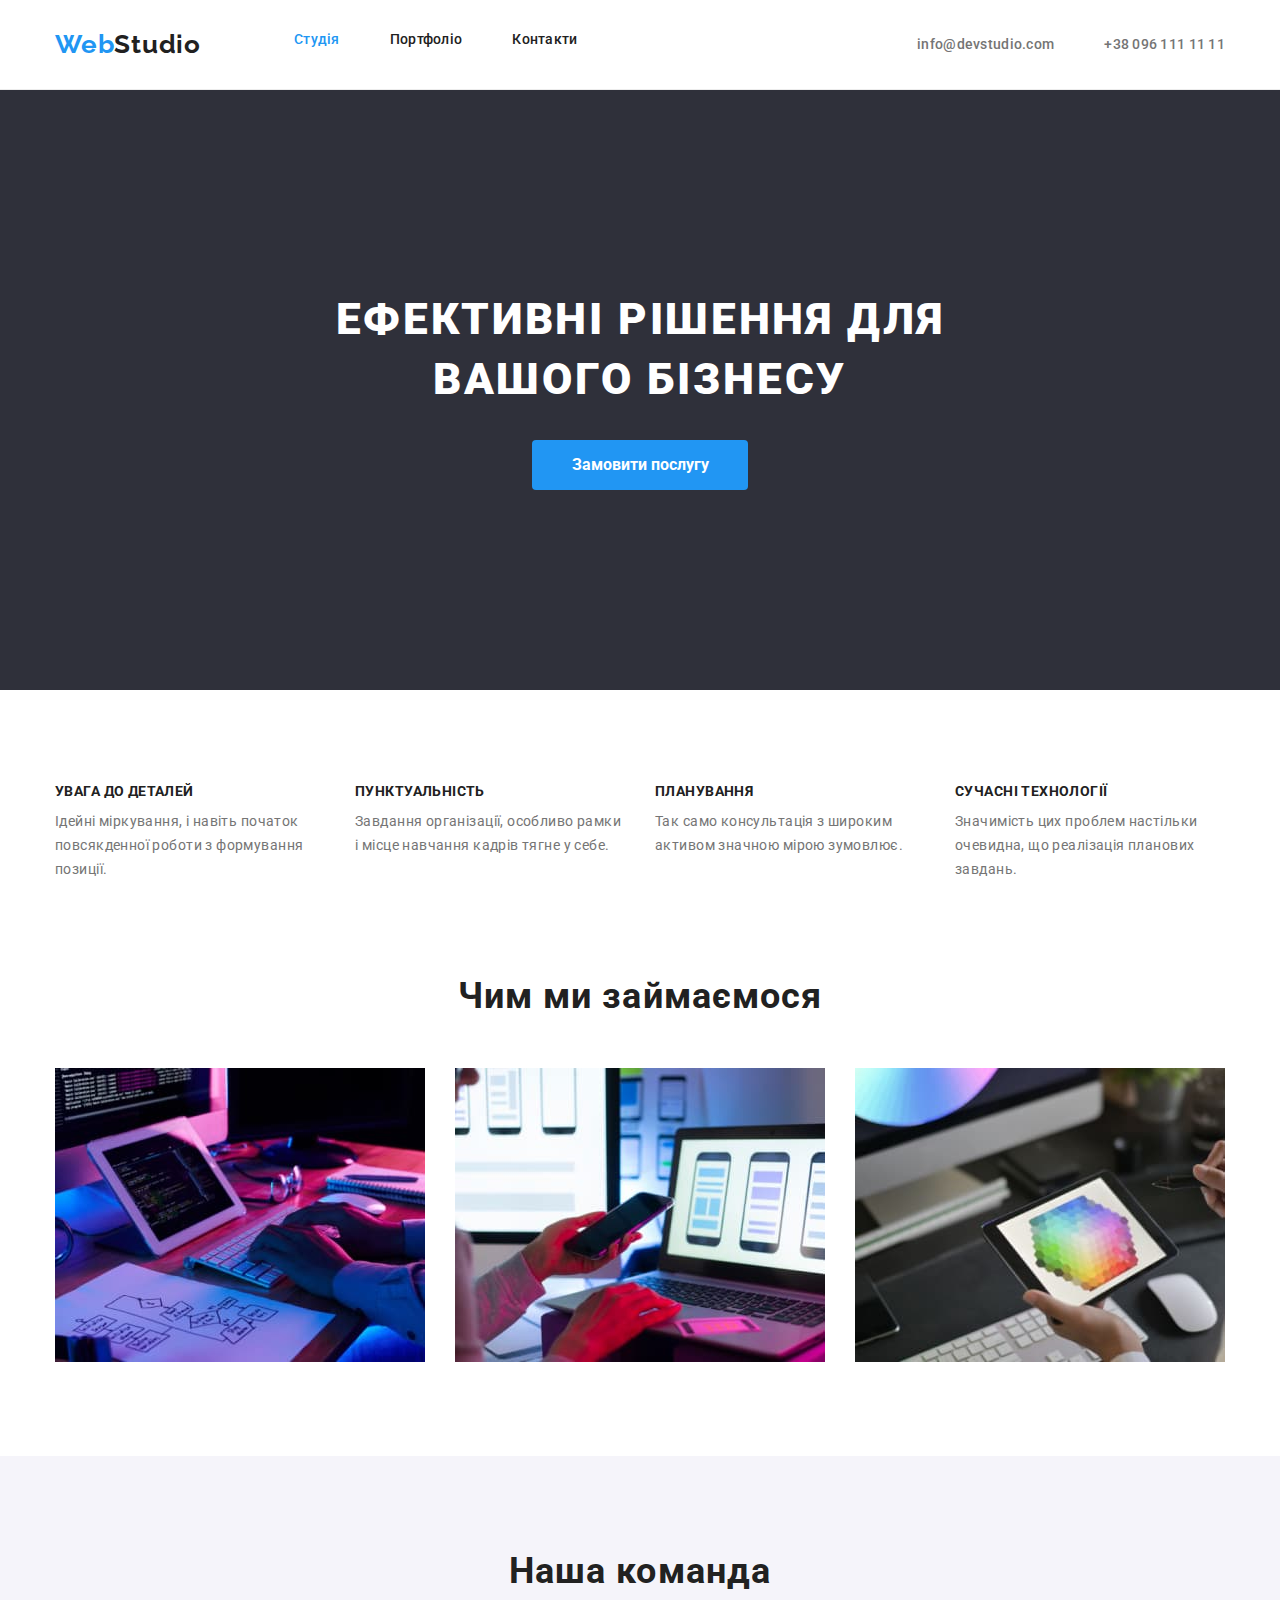
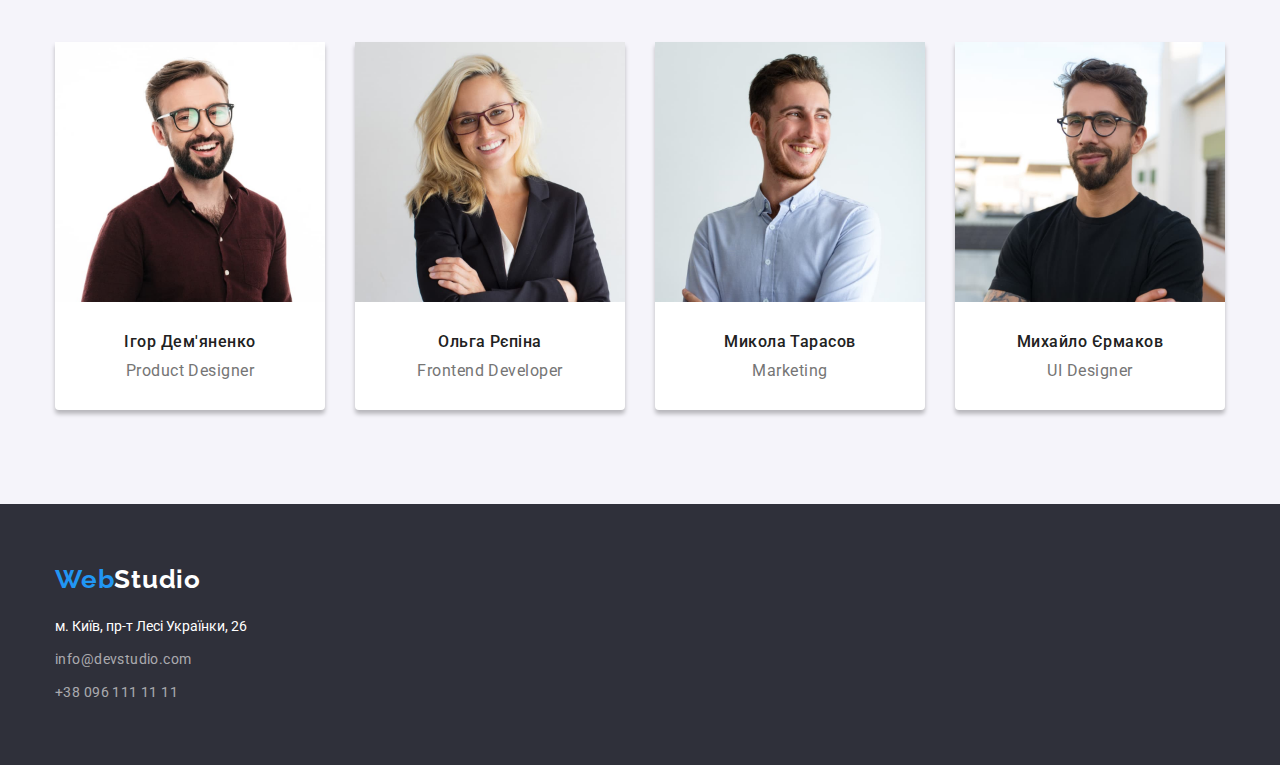
<file: index.html>
<!DOCTYPE html>
<html lang="uk">
  <head>
    <meta charset="UTF-8" />
    <meta http-equiv="X-UA-Compatible" content="IE=edge" />
    <meta name="viewport" content="width=device-width, initial-scale=1.0" />
    <title>WebStudio</title>
    <link rel="preconnect" href="https://fonts.googleapis.com" />
    <link rel="preconnect" href="https://fonts.gstatic.com" crossorigin />
    <link
      href="https://fonts.googleapis.com/css2?family=Raleway:wght@700&family=Roboto:wght@400;500;700;900&display=swap"
      rel="stylesheet"
    />
    <link
      rel="stylesheet"
      href="https://cdnjs.cloudflare.com/ajax/libs/modern-normalize/1.1.0/modern-normalize.min.css"
    />
    <link rel="stylesheet" href="./css/styles.css" />
  </head>

  <body>
    <header>
      <div class="container head">
        <nav class="nav-main">
          <a class="logo" href="" title="Головна сторінка"
            ><span class="logo-web">Web</span
            ><span class="logo-studio">Studio</span></a
          >
          <ul class="nav-ul site-nav">
            <li class="item">
              <a class="nav-link act-stud" href="./index.html" title="Студія"
                >Студія</a
              >
            </li>
            <li class="item">
              <a class="nav-link" href="./portfolio.html" title="Портфоліо"
                >Портфоліо</a
              >
            </li>
            <li class="item">
              <a class="nav-link" href="" title="Контакти">Контакти</a>
            </li>
          </ul>
        </nav>
        <ul class="nav-ul second">
          <li class="item-first">
            <a class="nav-contact" href="mailto:info@devstudio.com"
              >info@devstudio.com</a
            >
          </li>
          <li class="item">
            <a class="nav-contact" href="tel:+380961111111"
              >+38 096 111 11 11</a
            >
          </li>
        </ul>
      </div>
    </header>
    <main>
      <section class="hero">
        <h1 class="hero-tytle">
          Ефективні рішення для <br />
          вашого бізнесу
        </h1>
        <button class="button" type="button">
          <span class="button-first">Замовити послугу</span>
        </button>
      </section>
      <section class="benefits">
        <div class="container container-benefits">
          <h2 hidden>Особливості</h2>
          <ul class="nav-ul">
            <li class="atim">
              <h3 class="tytle-mini">УВАГА ДО ДЕТАЛЕЙ</h3>
              <p class="mini-article">
                Ідейні міркування, і навіть початок повсякденної роботи з
                формування позиції.
              </p>
            </li>
            <li class="atim">
              <h3 class="tytle-mini">ПУНКТУАЛЬНІСТЬ</h3>
              <p class="mini-article">
                Завдання організації, особливо рамки і місце навчання кадрів
                тягне у себе.
              </p>
            </li>
            <li class="atim">
              <h3 class="tytle-mini">ПЛАНУВАННЯ</h3>
              <p class="mini-article">
                Так само консультація з широким активом значною мірою зумовлює.
              </p>
            </li>
            <li class="atim">
              <h3 class="tytle-mini">СУЧАСНІ ТЕХНОЛОГІЇ</h3>
              <p class="mini-article">
                Значимість цих проблем настільки очевидна, що реалізація
                планових завдань.
              </p>
            </li>
          </ul>
        </div>
      </section>
      <section class="our-work">
        <div class="container work">
          <h2 class="tytle-work">Чим ми займаємося</h2>
          <ul class="nav-ul work">
            <li class="item">
              <img
                class="img"
                src="images/work1.jpg"
                alt="картинка-посилання на сторінку де розповідається чим ми займаємося"
                width="370"
              />
            </li>
            <li class="item">
              <img
                class="img"
                src="images/work2.jpg"
                alt="картинка-посилання на сторінку де розповідається чим ми займаємося"
                width="370"
              />
            </li>
            <li class="item">
              <img
                class="img"
                src="images/work3.jpg"
                alt="картинка-посилання на сторінку де розповідається чим ми займаємося"
                width="370"
              />
            </li>
          </ul>
        </div>
      </section>
      <section class="our-team">
        <div class="container">
          <h2 class="team">Наша команда</h2>
          <ul class="nav-ul-team">
            <li class="item">
              <img
                class="img"
                src="images/people4.jpg"
                width="270"
                alt="зображення людини"
              />
              <p class="team-name">Ігор Дем'яненко</p>
              <p class="team-position">Product Designer</p>
            </li>
            <li class="item">
              <img
                class="img"
                src="images/people5.jpg"
                width="270"
                alt="зображення людини"
              />
              <p class="team-name">Ольга Рєпіна</p>
              <p class="team-position">Frontend Developer</p>
            </li>
            <li class="item">
              <img
                class="img"
                src="images/people6.jpg"
                width="270"
                alt="зображення людини"
              />
              <p class="team-name">Микола Тарасов</p>
              <p class="team-position">Marketing</p>
            </li>
            <li class="item">
              <img
                class="img"
                src="images/people7.jpg"
                width="270"
                alt="зображення людини"
              />
              <p class="team-name">Михайло Єрмаков</p>
              <p class="team-position">UI Designer</p>
            </li>
          </ul>
        </div>
      </section>
    </main>
    <footer class="foot-main">
      <div class="foot">
        <a class="logo-foot" href="" title="Головна сторінка"
          ><span class="logo-web">Web</span
          ><span class="logo-studio-foot">Studio</span></a
        >
        <address>
          <ul class="nav-ul adr">
            <li class="item">
              <a
                class="foot-adress"
                href="https://goo.gl/maps/2znSzA5FASChHcnv6"
                target="_blank"
                rel="noreferrer noopener nofollow"
                >м. Київ, пр-т Лесі Українки, 26</a
              >
            </li>
            <li class="item">
              <a class="foot-contact" href="mailto:info@devstudio.com"
                >info@devstudio.com</a
              >
            </li>
            <li class="item">
              <a class="foot-contact" href="tel:+380961111111"
                >+38 096 111 11 11</a
              >
            </li>
          </ul>
        </address>
      </div>
    </footer>
  </body>
</html>
</file>
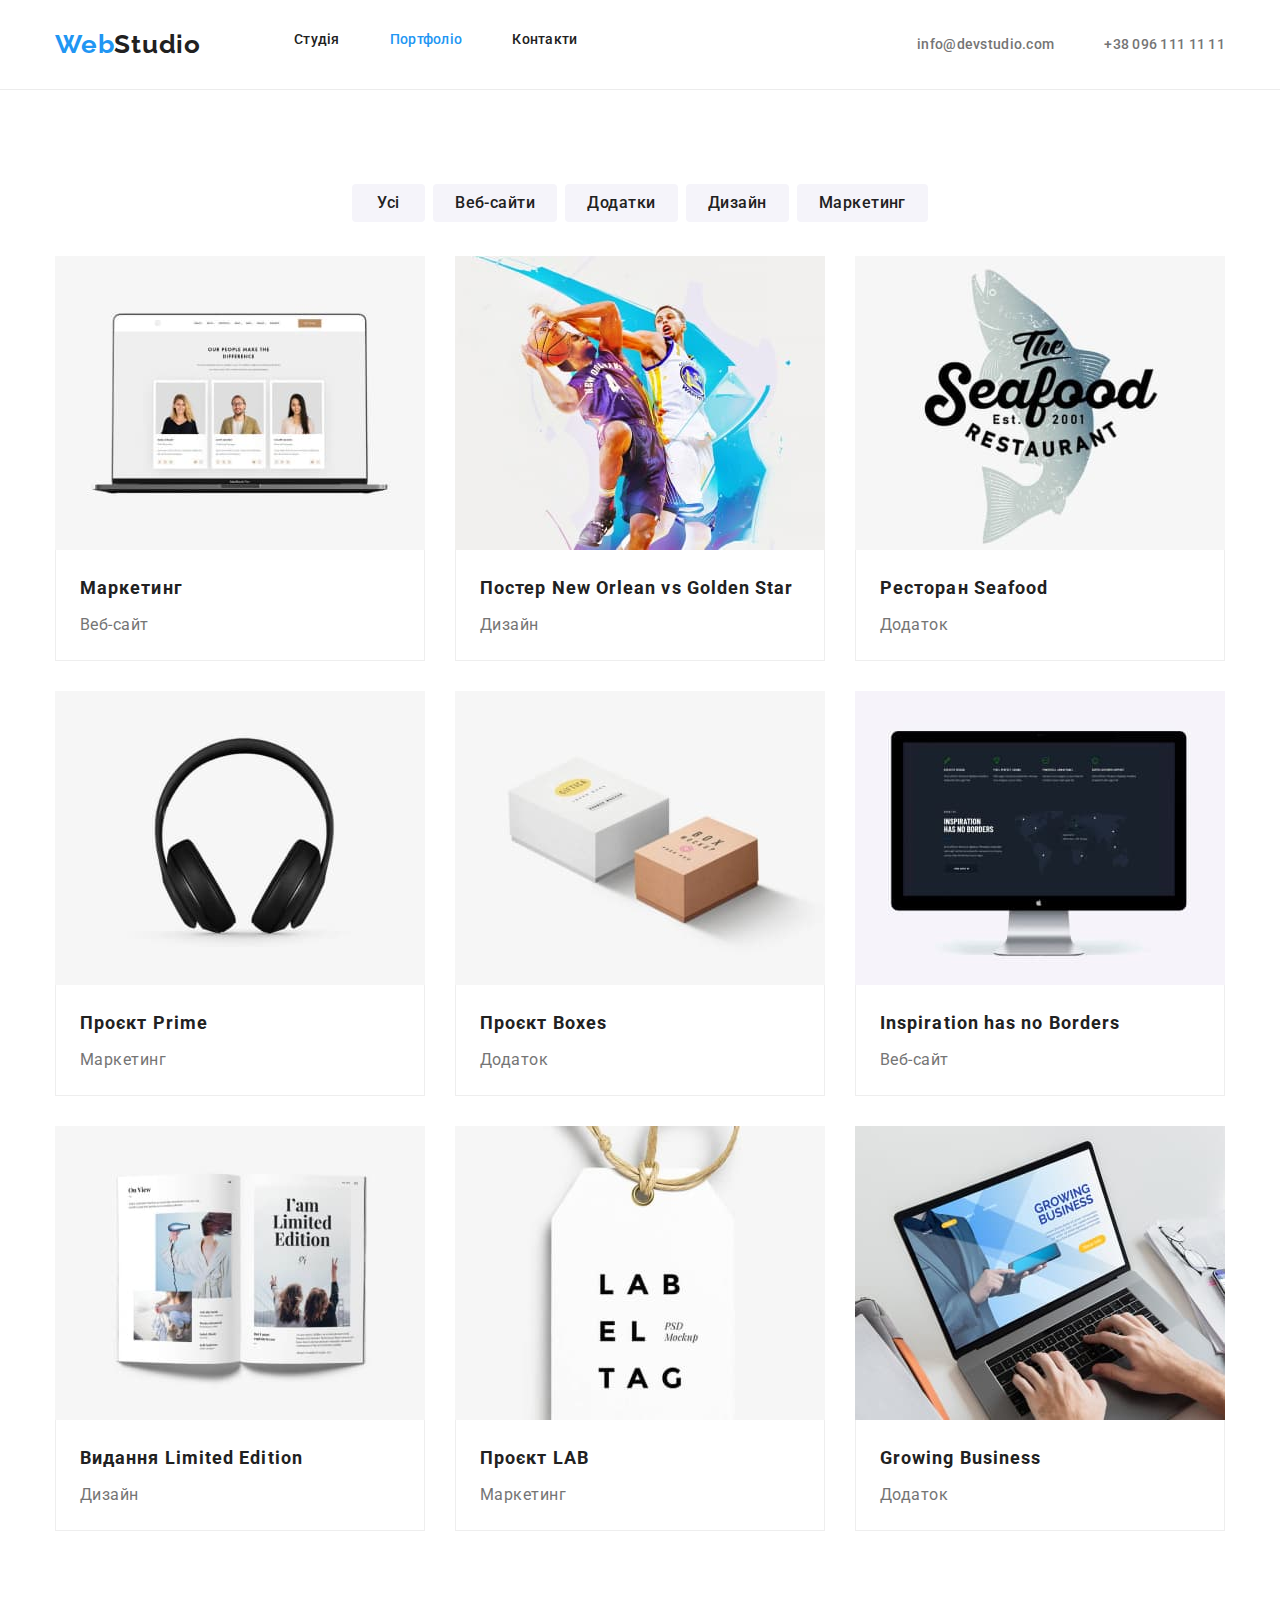
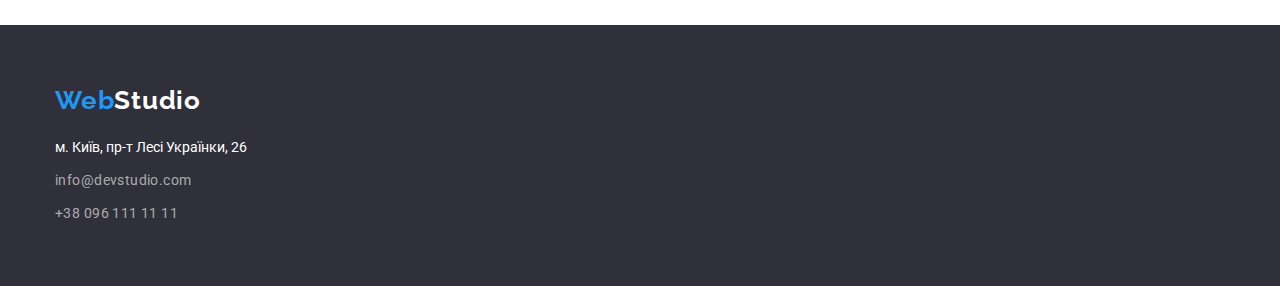
<file: portfolio.html>
<!DOCTYPE html>
<html lang="uk">
  <head>
    <meta charset="UTF-8" />
    <meta http-equiv="X-UA-Compatible" content="IE=edge" />
    <meta name="viewport" content="width=device-width, initial-scale=1.0" />
    <title>WebStudio</title>
    <link rel="preconnect" href="https://fonts.googleapis.com" />
    <link rel="preconnect" href="https://fonts.gstatic.com" crossorigin />
    <link
      href="https://fonts.googleapis.com/css2?family=Raleway:wght@700&family=Roboto:wght@400;500;700;900&display=swap"
      rel="stylesheet"
    />
    <link
      rel="stylesheet"
      href="https://cdnjs.cloudflare.com/ajax/libs/modern-normalize/1.1.0/modern-normalize.min.css"
    />
    <link rel="stylesheet" href="./css/styles.css" />
  </head>

  <body>
    <header>
      <div class="container head">
        <nav class="nav-main">
          <a class="logo" href="" title="Головна сторінка"
            ><span class="logo-web">Web</span
            ><span class="logo-studio">Studio</span></a
          >
          <ul class="nav-ul site-nav">
            <li class="item">
              <a class="nav-link" href="./index.html" title="Студія">Студія</a>
            </li>
            <li class="item">
              <a
                class="nav-link act-stud"
                href="./portfolio.html"
                title="Портфоліо"
                >Портфоліо</a
              >
            </li>
            <li class="item">
              <a class="nav-link" href="" title="Контакти">Контакти</a>
            </li>
          </ul>
        </nav>
        <ul class="nav-ul second">
          <li class="item-first">
            <a class="nav-contact" href="mailto:info@devstudio.com"
              >info@devstudio.com</a
            >
          </li>
          <li class="item">
            <a class="nav-contact" href="tel:+380961111111"
              >+38 096 111 11 11</a
            >
          </li>
        </ul>
      </div>
    </header>
    <main>
      <section class="main-secondary">
        <div class="container">
          <h1 hidden>Портфоліо робіт</h1>

          <ul class="nav-ul port">
            <li class="item">
              <button class="button-secondary plus" type="button">Усі</button>
            </li>
            <li class="item">
              <button class="button-secondary" type="button">
                <span class="web">Веб-сайти</span>
              </button>
            </li>
            <li class="item">
              <button class="button-secondary" type="button">Додатки</button>
            </li>
            <li class="item">
              <button class="button-secondary" type="button">Дизайн</button>
            </li>
            <li class="item">
              <button class="button-secondary" type="button">Маркетинг</button>
            </li>
          </ul>

          <ul class="nav-ul everything">
            <li class="item">
              <a href=""
                ><img
                  class="img"
                  src="./images/portf-teh.jpg"
                  alt="ноутбук"
                  width="370"
                />
                <div class="text-port">
                  <h2 class="tytel-portf">Маркетинг</h2>
                  <p class="portf-article">Веб-сайт</p>
                </div>
              </a>
            </li>
            <li class="item">
              <a href=""
                ><img
                  class="img"
                  src="./images/portf-bask.jpg"
                  alt="баскетбол"
                  width="370"
                />
                <div class="text-port">
                  <h2 class="tytel-portf">Постер New Orlean vs Golden Star</h2>
                  <p class="portf-article">Дизайн</p>
                </div>
              </a>
            </li>
            <li class="item">
              <a href=""
                ><img
                  class="img"
                  src="./images/portf-seafood.jpg"
                  alt="логотип"
                  width="370"
                />
                <div class="text-port">
                  <h2 class="tytel-portf">Ресторан Seafood</h2>
                  <p class="portf-article">Додаток</p>
                </div>
              </a>
            </li>
            <li class="item">
              <a href=""
                ><img
                  class="img"
                  src="./images/portf-mus.jpg"
                  alt="навушники"
                  width="370"
                />
                <div class="text-port">
                  <h2 class="tytel-portf">Проєкт Prime</h2>
                  <p class="portf-article">Маркетинг</p>
                </div>
              </a>
            </li>
            <li class="item">
              <a href=""
                ><img
                  class="img"
                  src="./images/portf-book.jpg"
                  alt="коробки"
                  width="370"
                />
                <div class="text-port">
                  <h2 class="tytel-portf">Проєкт Boxes</h2>
                  <p class="portf-article">Додаток</p>
                </div>
              </a>
            </li>
            <li class="item">
              <a href=""
                ><img
                  class="img"
                  src="./images/portf-monit.jpg"
                  alt="монітор"
                  width="370"
                />
                <div class="text-port">
                  <h2 class="tytel-portf">Inspiration has no Borders</h2>
                  <p class="portf-article">Веб-сайт</p>
                </div>
              </a>
            </li>
            <li class="item">
              <a href="">
                <img
                  class="img"
                  src="./images/portf-magaz.jpg"
                  alt="журнал"
                  width="370"
                />
                <div class="text-port">
                  <h2 class="tytel-portf">Видання Limited Edition</h2>
                  <p class="portf-article">Дизайн</p>
                </div>
              </a>
            </li>
            <li class="item">
              <a href=""
                ><img
                  class="img"
                  src="./images/portf-lab.jpg"
                  alt="логотип на папері"
                  width="370"
                />
                <div class="text-port">
                  <h2 class="tytel-portf">Проєкт LAB</h2>
                  <p class="portf-article">Маркетинг</p>
                </div>
              </a>
            </li>
            <li class="item">
              <a href=""
                ><img
                  class="img"
                  src="./images/portf-laptop.jpg"
                  alt="ноутбук"
                  width="370"
                />
                <div class="text-port">
                  <h2 class="tytel-portf">Growing Business</h2>
                  <p class="portf-article">Додаток</p>
                </div>
              </a>
            </li>
          </ul>
        </div>
      </section>
    </main>
    <footer class="foot-main">
      <div class="foot">
        <a class="logo-foot" href="" title="Головна сторінка"
          ><span class="logo-web">Web</span
          ><span class="logo-studio-foot">Studio</span></a
        >
        <address>
          <ul class="nav-ul adr">
            <li class="item">
              <a
                class="foot-adress"
                href="https://goo.gl/maps/2znSzA5FASChHcnv6"
                target="_blank"
                rel="noreferrer noopener nofollow"
                >м. Київ, пр-т Лесі Українки, 26</a
              >
            </li>
            <li class="item">
              <a class="foot-contact" href="mailto:info@devstudio.com"
                >info@devstudio.com</a
              >
            </li>
            <li class="item">
              <a class="foot-contact" href="tel:+380961111111"
                >+38 096 111 11 11</a
              >
            </li>
          </ul>
        </address>
      </div>
    </footer>
  </body>
</html>
</file>
<file: css/styles.css>
html {
	box-sizing:border-box;
}
*,
*::before,
*::after {
	box-sizing: inherit;
}

h1,
h2,
h3,h4,
h5,
h6,
p,
ul{
margin-bottom: 0; 
margin-top:0;
padding: 0;
}

:root {
	--brand-color: #757575;
	--button-color: #2196F3;
	--tytle-color:#212121;
 }

body{
	margin:0;
	font-family:'Roboto', Sans-serif;
	background: #FFFFFF;;
	color:var(--brand-color);
}
/* header */

header{
	border-bottom-width: 1px;
	border-bottom-style: solid;
	border-bottom-color: rgba(236, 236, 236, 1);
	}


.container.head,.nav-main,.nav-ul.site-nav,.nav-ul.second{
display: flex;
}

.container.head,.nav-main{
	align-items: center;
}


.nav-ul.site-nav>.item.item:not(:last-child){
	margin-right: 50px;
}

.item>.nav-link{
	padding-top: 32px;
	padding-bottom: 32px;
}

.nav-ul.second>.item-first{
margin-right: 50px;
}

.nav-ul.second{
margin-left: auto;
}

.logo{
margin-right: 93px;
text-decoration: none;
font-family: 'Raleway',Sans-serif;
font-weight: 700;
font-size: 26px;
line-height: 1.19;
letter-spacing: 0.03em;
rgba(0, 0, 0, 1)
}
.logo-web{
	color:#2196F3;
}
.logo-studio{
	color:var(--tytle-color);
}
.nav-link{
display: block;
text-decoration: none;
font-family: 'Roboto',Sans-serif;
font-style: normal;
font-weight: 500;
font-size: 14px;
line-height: 1.14;
letter-spacing: 0.02em;
color:var(--tytle-color);
list-style-type: none;
}
.nav-link:hover,.nav-contact:hover,.nav-contact:focus{
	color: var(--button-color);
	} 

	.nav-link.act-stud{
		color: var(--button-color);
	 }

.nav-contact{
font-family: 'Roboto';
font-style: normal;
font-weight: 500;
font-size: 14px;
line-height: 16px;
letter-spacing: 0.02em;
color: inherit;
text-decoration: none;
}
.nav-ul{
		list-style-type: none;
	}
	
	
/* Footer */
.foot-main{
	padding-top: 60px;
	padding-bottom: 60px;
	background: rgba(47, 48, 58, 1);
}

.foot-adress{
	font-style: normal;
	font-size: 14px;
	line-height: 1.71;
color: #FFFFFF;
text-decoration: none;
}
.foot-contact{
font-style: normal;
font-size: 14px;
line-height:1.71;
letter-spacing: 0.03em;
color: rgba(255, 255, 255, 0.6);
text-decoration: none;
}
 .logo-foot{
font-family: 'Raleway';
font-style: normal;
font-weight: 700;
font-size: 26px;
line-height: 31px;
letter-spacing: 0.03em;
}

.logo-studio-foot{
	color: #FFFFFF;
}

.nav-ul.adr{
	margin-top: 20px;
}

.nav-ul>.item:not(:last-child){
	margin-bottom: 9px;
}

/* main first*/
 .hero{
	background:#2F303A;
	text-align: center;
	padding-bottom: 200px;
	padding-top: 200px;
 }
 .hero-tytle{
margin-bottom: 30px;
font-weight: 900;
font-size: 44px;
line-height: 1.36;
letter-spacing: 0.06em;
text-transform: uppercase;
color: #FFFFFF;
 }
 .button{
font-weight: 700;
font-size: 16px;
line-height: 1.88;
color: #FFFFFF; 
background: var(--button-color);
min-width: 216px;
border: none;
padding: 10px 32px;
text-align: center;
border-radius:4px;
cursor:pointer;
 }

 .button-first{
font-family: 'Roboto';
font-style: normal;
font-weight: 700;
font-size: 16px;
line-height: 30px;
cursor:pointer;
 }

 .button:focus,.button:hover{
	background: #F5F4FA;
	color:var(--button-color);
}

/* секція benefits */

.benefits{
	padding-top: 94px;
	padding-bottom: 94px;
}
.container-benefits>.nav-ul{
	display: flex;
}

.nav-ul>.atim:not(:last-child){
	margin-right: 30px;
}

.nav-ul>.atim{
	width: 270px;
}

/* секція our-work */

.nav-ul.work{
	display: flex;
}

.our-work{
		padding-bottom: 94px;
}

.nav-ul.work>.item:not(:last-child){
	margin-right: 30px;
}

.nav-ul.work>.item{
	margin-bottom: 0;
}

/* секція our-team */

.our-team{
	padding-top: 94px;
	padding-bottom: 94px;
	background: #F5F4FA;
}

.tytle-mini{
margin-bottom: 10px;
font-size: 14px;
line-height: 1.14;
letter-spacing: 0.03em;
text-transform: uppercase;
color: var(--tytle-color);
	}
	.mini-article{
font-size: 14px;
line-height: 1.71;
letter-spacing: 0.03em;
	}
	.tytle-work,.team{
margin-bottom: 50px;	
font-size: 36px;
line-height:1.17;
text-align: center;
letter-spacing: 0.03em;
color: var(--tytle-color);
	}

	.team-name{
margin-bottom: 10px;
margin-top: 30px;
font-weight: 500;
font-size: 16px;
line-height: 1.19;
text-align: center;
letter-spacing: 0.03em;
color: var(--tytle-color);
	}
.team-position{
font-size: 16px;
line-height: 1.19;
text-align: center;
letter-spacing: 0.03em;
	}

	.nav-ul-team{
		display: flex;
		list-style-type: none;
	}

	.nav-ul-team>.item:not(:last-child){
		margin-right: 30px;
	}

	.nav-ul-team>.item{
 box-shadow:0px 4px 4px rgba(0, 0, 0, 0.25);
 background: #FFFFFF;
 border-bottom-left-radius: 4px;
 border-bottom-right-radius: 4px;
 padding-bottom: 30px;
	}
	
	/* main second */

	.main-secondary{
		padding-top: 94px;
		padding-bottom: 94px;
		background:#FFFFFF ;	
	}

.nav-ul.port{
	display: flex;
	justify-content: center;
	margin-bottom: 34px;
}

.button-secondary{
font-family: 'Roboto';
font-style: normal;
display: inline-block;
padding: 6px 22px;
min-width: 73px;
border: none;
border-radius: 4px;
font-weight: 500;
font-size: 16px;
line-height: 1.62;
letter-spacing: 0.03em;
color: var(--tytle-color);
background: #F5F4FA;
text-align: center;
cursor:pointer;
}

.button-secondary.plus{
	padding: 6px 25px;
}

	.button-secondary:focus,.button-secondary:hover{
		background: var(--button-color);
		color:#FFFFFF;
		box-shadow: 0px 3px 1px rgba(0, 0, 0, 0.1), 0px 1px 2px rgba(0, 0, 0, 0.08), 0px 2px 2px rgba(0, 0, 0, 0.12);
		}

		.nav-ul.port>.item:not(:last-child){
margin-right: 8px;
		}

		.nav-ul.port>.item{
			margin-bottom: 0;
		}

.tytel-portf{
	margin-bottom: 4px;
font-size: 18px;
line-height: 2;
letter-spacing: 0.06em;
color: var(--tytle-color);
	}
.portf-article{
font-size: 16px;
line-height: 1.88;
letter-spacing: 0.03em;
color:var(--brand-color);
	}
	a{
		text-decoration: none;	
	}

	.nav-ul.everything{
		display: flex;
		flex-wrap: wrap;
			}

	.nav-ul.everything>.item{
	width: 370px;
	margin-right:30px;
	}
	

	.nav-ul.everything>.item:nth-child(3n) {
		margin-right: 0;
	}



	.nav-ul.everything>.item:nth-child(-n + 6){
		margin-bottom: 30px;
	}

	.nav-ul.everything>.item:nth-child(n + 7){
		margin-bottom: 0;
	}


	
	/* container */
 
 .container,.foot{
	width: 1200px;
	margin-right: auto;
	margin-left: auto;
	padding-right:15px;
	padding-left:15px;
 }

 /* Img */

 .img{
	display: block;
	 width: 100%;
	  height: auto;
 }
 .text-port{
	padding-bottom:20px;
	padding-top:20px;
	padding-left: 24px;
   padding-right: 24px;
	border-right-width: 1px;
	border-right-style: solid;
	border-right-color: #EEEEEE;
	background: #FFFFFF;
	border-left-width: 1px;
	border-left-style: solid;
	border-left-color: #EEEEEE;
	border-bottom-width: 1px;
	border-bottom-style: solid;
	border-bottom-color: #EEEEEE;
 }
</file>
